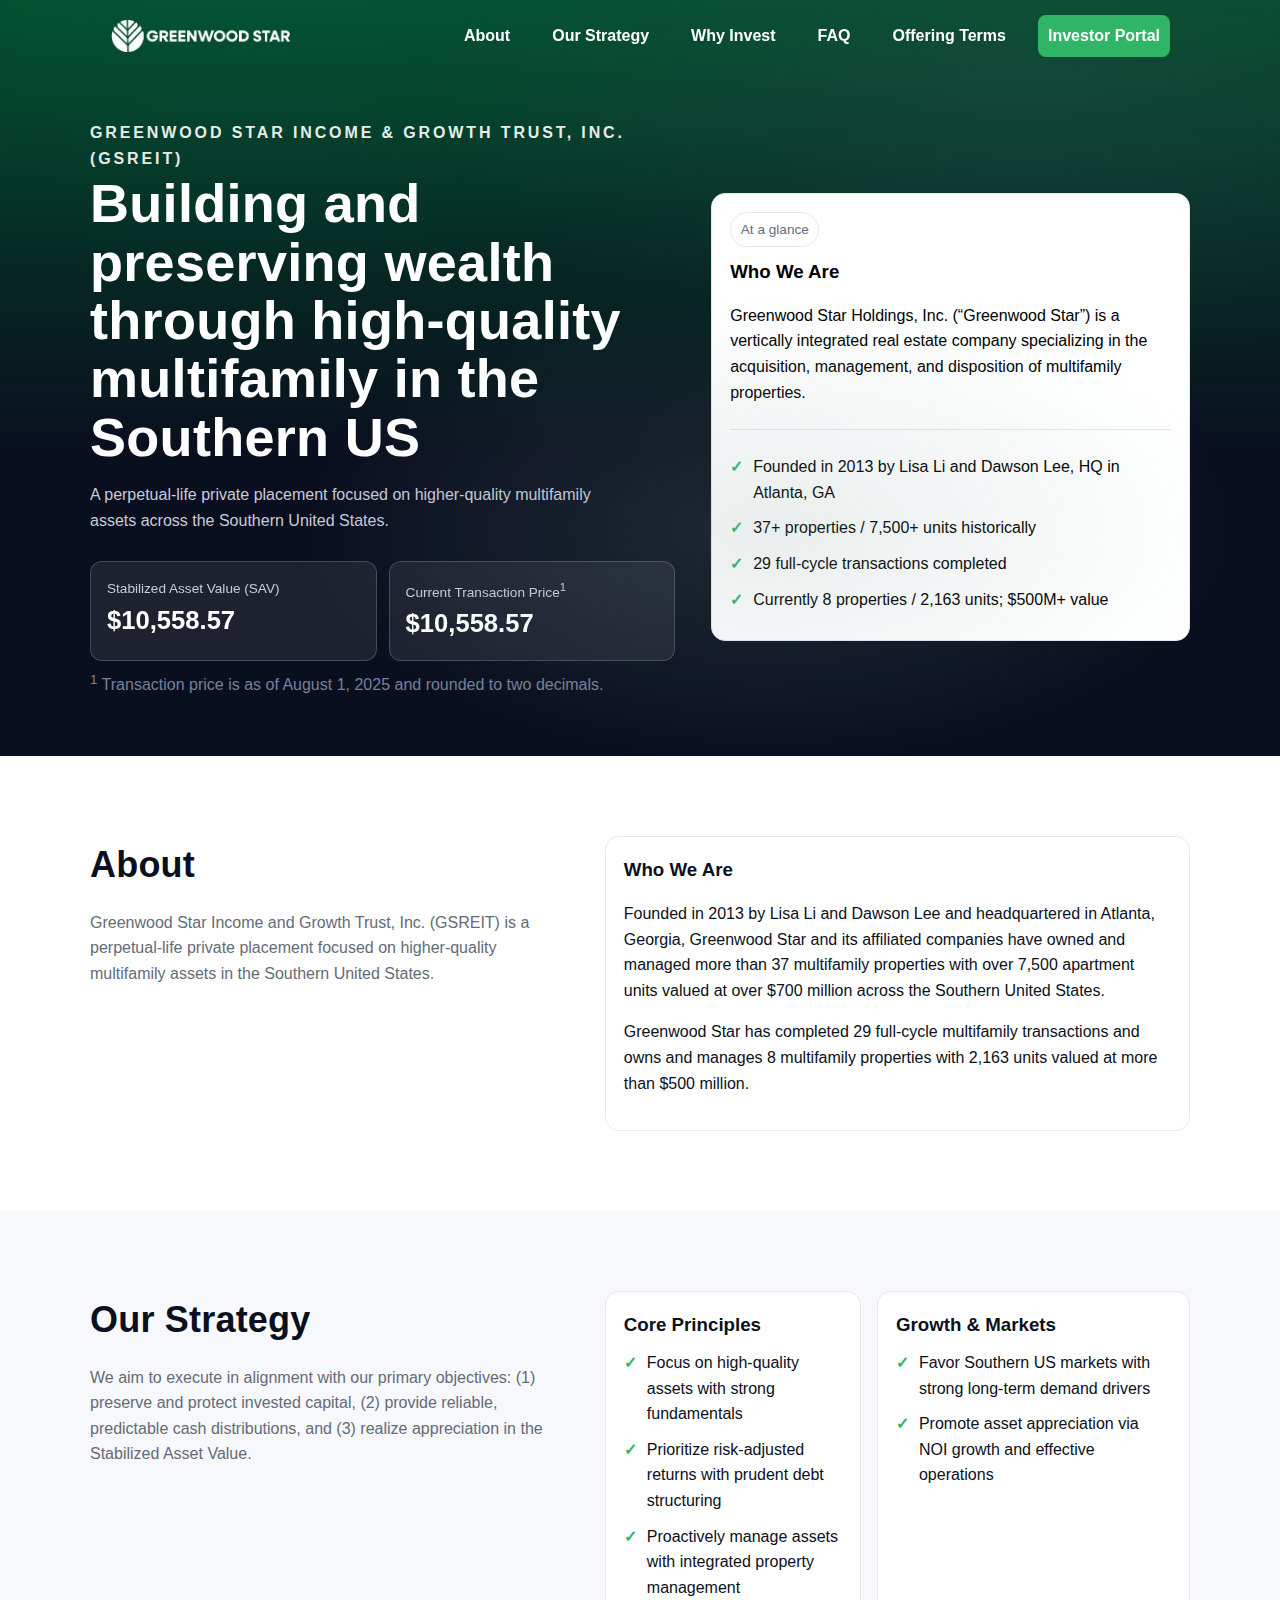
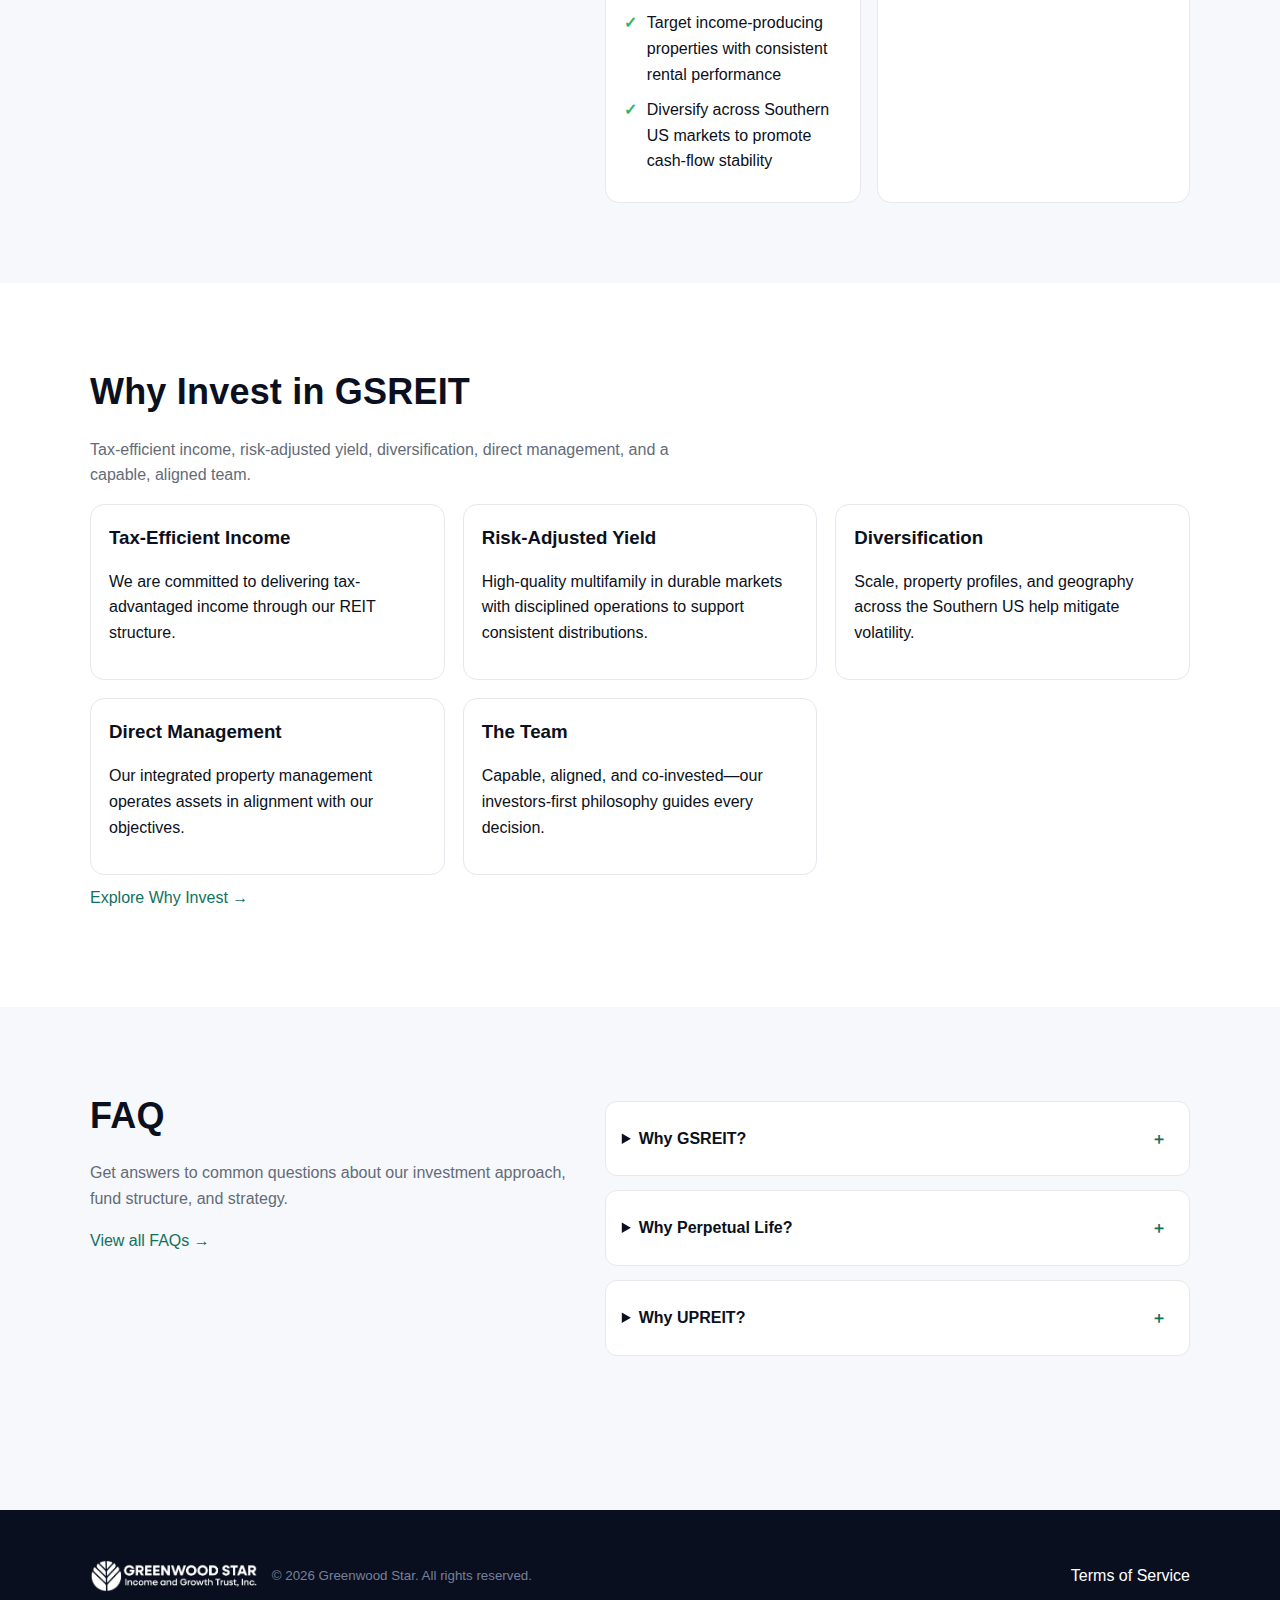
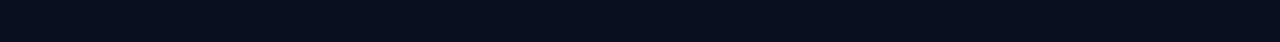
<file: index.html>
<!doctype html>
<html lang="en">
<head>
  <meta charset="utf-8">
  <meta name="viewport" content="width=device-width, initial-scale=1">
  <title>GSREIT — Greenwood Star Income & Growth Trust, Inc.</title>
  <meta name="description" content="Building and preserving wealth through high-quality multifamily in the Southern US.">
  <link rel="stylesheet" href="assets/styles.css">
</head>
<body>
  <nav class="nav">
    <div class="container nav-inner">
      <a class="brand" href="index.html" aria-label="GSREIT Home">
        <img id="brandLogo" class="brand-img" src="assets/logo-reversed.png" alt="Greenwood Star logo">
      </a>
      <div class="nav-links" role="navigation" aria-label="Primary">
        <a href="#about">About</a>
        <a href="#strategy">Our Strategy</a>
        <a href="why-invest.html">Why Invest</a>
        <a href="faq.html">FAQ</a>
        <a href="offering-terms.html">Offering Terms</a>
        <a class="nav-cta" href="https://81244green.investorcafe.app" target="_blank" rel="noopener noreferrer" aria-label="Investor Portal">Investor Portal</a>
      </div>
    </div>
  </nav>

  <header class="hero">
    <div class="container">
      <div>
        <div class="kicker">Greenwood Star Income & Growth Trust, Inc. (GSREIT)</div>
        <h1 class="display">Building and preserving wealth through high-quality multifamily in the Southern US</h1>
        <p class="subhead">A perpetual-life private placement focused on higher-quality multifamily assets across the Southern United States.</p>

        <div class="hero-card">
          <div class="stat">
            <div class="label">Stabilized Asset Value (SAV)</div>
            <div class="value" data-sav>$10,558.57</div>
          </div>
          <div class="stat">
            <div class="label">Current Transaction Price<sup>1</sup></div>
            <div class="value" data-price>$10,558.57</div>
          </div>
        </div>
        <p class="footnote" style="margin-top:8px"><sup>1</sup> Transaction price is as of August 1, 2025 and rounded to two decimals.</p>
      </div>

      <div>
        <div class="card" style="color:black">
          <span class="tag">At a glance</span>
          <h3 style="margin:10px 0 6px">Who We Are</h3>
          <p>Greenwood Star Holdings, Inc. (“Greenwood Star”) is a vertically integrated real estate company specializing in the acquisition, management, and disposition of multifamily properties.</p>
          <hr class="sep">
          <ul class="check">
            <li>Founded in 2013 by Lisa Li and Dawson Lee, HQ in Atlanta, GA</li>
            <li>37+ properties / 7,500+ units historically</li>
            <li>29 full-cycle transactions completed</li>
            <li>Currently 8 properties / 2,163 units; $500M+ value</li>
          </ul>
        </div>
      </div>
    </div>
  </header>

  <main>
    <section id="about" class="section alt">
      <div class="container grid-2">
        <div>
          <h2 class="h2">About</h2>
          <p class="lead">Greenwood Star Income and Growth Trust, Inc. (GSREIT) is a perpetual-life private placement focused on higher-quality multifamily assets in the Southern United States.</p>
        </div>
        <div class="card">
          <h3 style="margin:0 0 10px">Who We Are</h3>
          <p>Founded in 2013 by Lisa Li and Dawson Lee and headquartered in Atlanta, Georgia, Greenwood Star and its affiliated companies have owned and managed more than 37 multifamily properties with over 7,500 apartment units valued at over $700 million across the Southern United States.</p>
          <p>Greenwood Star has completed 29 full-cycle multifamily transactions and owns and manages 8 multifamily properties with 2,163 units valued at more than $500 million.</p>
        </div>
      </div>
    </section>

    <section id="strategy" class="section">
      <div class="container grid-2">
        <div>
          <h2 class="h2">Our Strategy</h2>
          <p class="lead">We aim to execute in alignment with our primary objectives: (1) preserve and protect invested capital, (2) provide reliable, predictable cash distributions, and (3) realize appreciation in the Stabilized Asset Value.</p>
        </div>
        <div class="grid-2" style="gap:16px">
          <div class="card">
            <h3>Core Principles</h3>
            <ul class="check">
              <li>Focus on high-quality assets with strong fundamentals</li>
              <li>Prioritize risk-adjusted returns with prudent debt structuring</li>
              <li>Proactively manage assets with integrated property management</li>
              <li>Target income-producing properties with consistent rental performance</li>
              <li>Diversify across Southern US markets to promote cash-flow stability</li>
            </ul>
          </div>
          <div class="card">
            <h3>Growth & Markets</h3>
            <ul class="check">
              <li>Favor Southern US markets with strong long-term demand drivers</li>
              <li>Promote asset appreciation via NOI growth and effective operations</li>
            </ul>
          </div>
        </div>
      </div>
    </section>

    <section class="section alt">
      <div class="container">
        <h2 class="h2">Why Invest in GSREIT</h2>
        <p class="lead">Tax-efficient income, risk-adjusted yield, diversification, direct management, and a capable, aligned team.</p>
        <div class="grid-3" style="margin-top:16px">
          <div class="card"><h3>Tax-Efficient Income</h3><p>We are committed to delivering tax-advantaged income through our REIT structure.</p></div>
          <div class="card"><h3>Risk-Adjusted Yield</h3><p>High-quality multifamily in durable markets with disciplined operations to support consistent distributions.</p></div>
          <div class="card"><h3>Diversification</h3><p>Scale, property profiles, and geography across the Southern US help mitigate volatility.</p></div>
          <div class="card"><h3>Direct Management</h3><p>Our integrated property management operates assets in alignment with our objectives.</p></div>
          <div class="card"><h3>The Team</h3><p>Capable, aligned, and co-invested—our investors-first philosophy guides every decision.</p></div>
        </div>
        <p style="margin-top:10px"><a href="why-invest.html">Explore Why Invest →</a></p>
      </div>
    </section>

    <section class="section">
      <div class="container grid-2">
        <div>
          <h2 class="h2">FAQ</h2>
          <p class="lead">Get answers to common questions about our investment approach, fund structure, and strategy.</p>
          <p><a href="faq.html">View all FAQs →</a></p>
        </div>
        <div>
          <details class="faq-item">
            <summary>Why GSREIT?</summary>
            <p>We have successfully owned and managed more than 37 multifamily properties with over 7,500 units in the Southern U.S., guided by superior processes, relationships, and an investors-first philosophy.</p>
          </details>
          <details class="faq-item">
            <summary>Why Perpetual Life?</summary>
            <p>Alignment with long-term wealth planning: steady distributions, tax efficiency, and ongoing portfolio growth without a forced liquidation timeline.</p>
          </details>
          <details class="faq-item">
            <summary>Why UPREIT?</summary>
            <p>Tax-deferred contributions for property owners via OP units, potential liquidity via share repurchase, access to professional management, and estate-planning benefits.</p>
          </details>
        </div>
      </div>
    </section>
  </main>

  <footer>
    <div class="container" style="display:grid; grid-template-columns: 1fr auto; gap:20px; align-items:center">
      <div style="display:flex; align-items:center; gap:14px">
        <img class="brand-img" src="assets/logo-foot.png" alt="Greenwood Star logo">
        <small>© <span id="year"></span> Greenwood Star. All rights reserved.</small>
      </div>
      <div style="text-align:right">
        <a href="tos.html">Terms of Service</a>
      </div>
    </div>
  </footer>

  <script src="assets/script.js"></script>
</body>
</html>
</file>
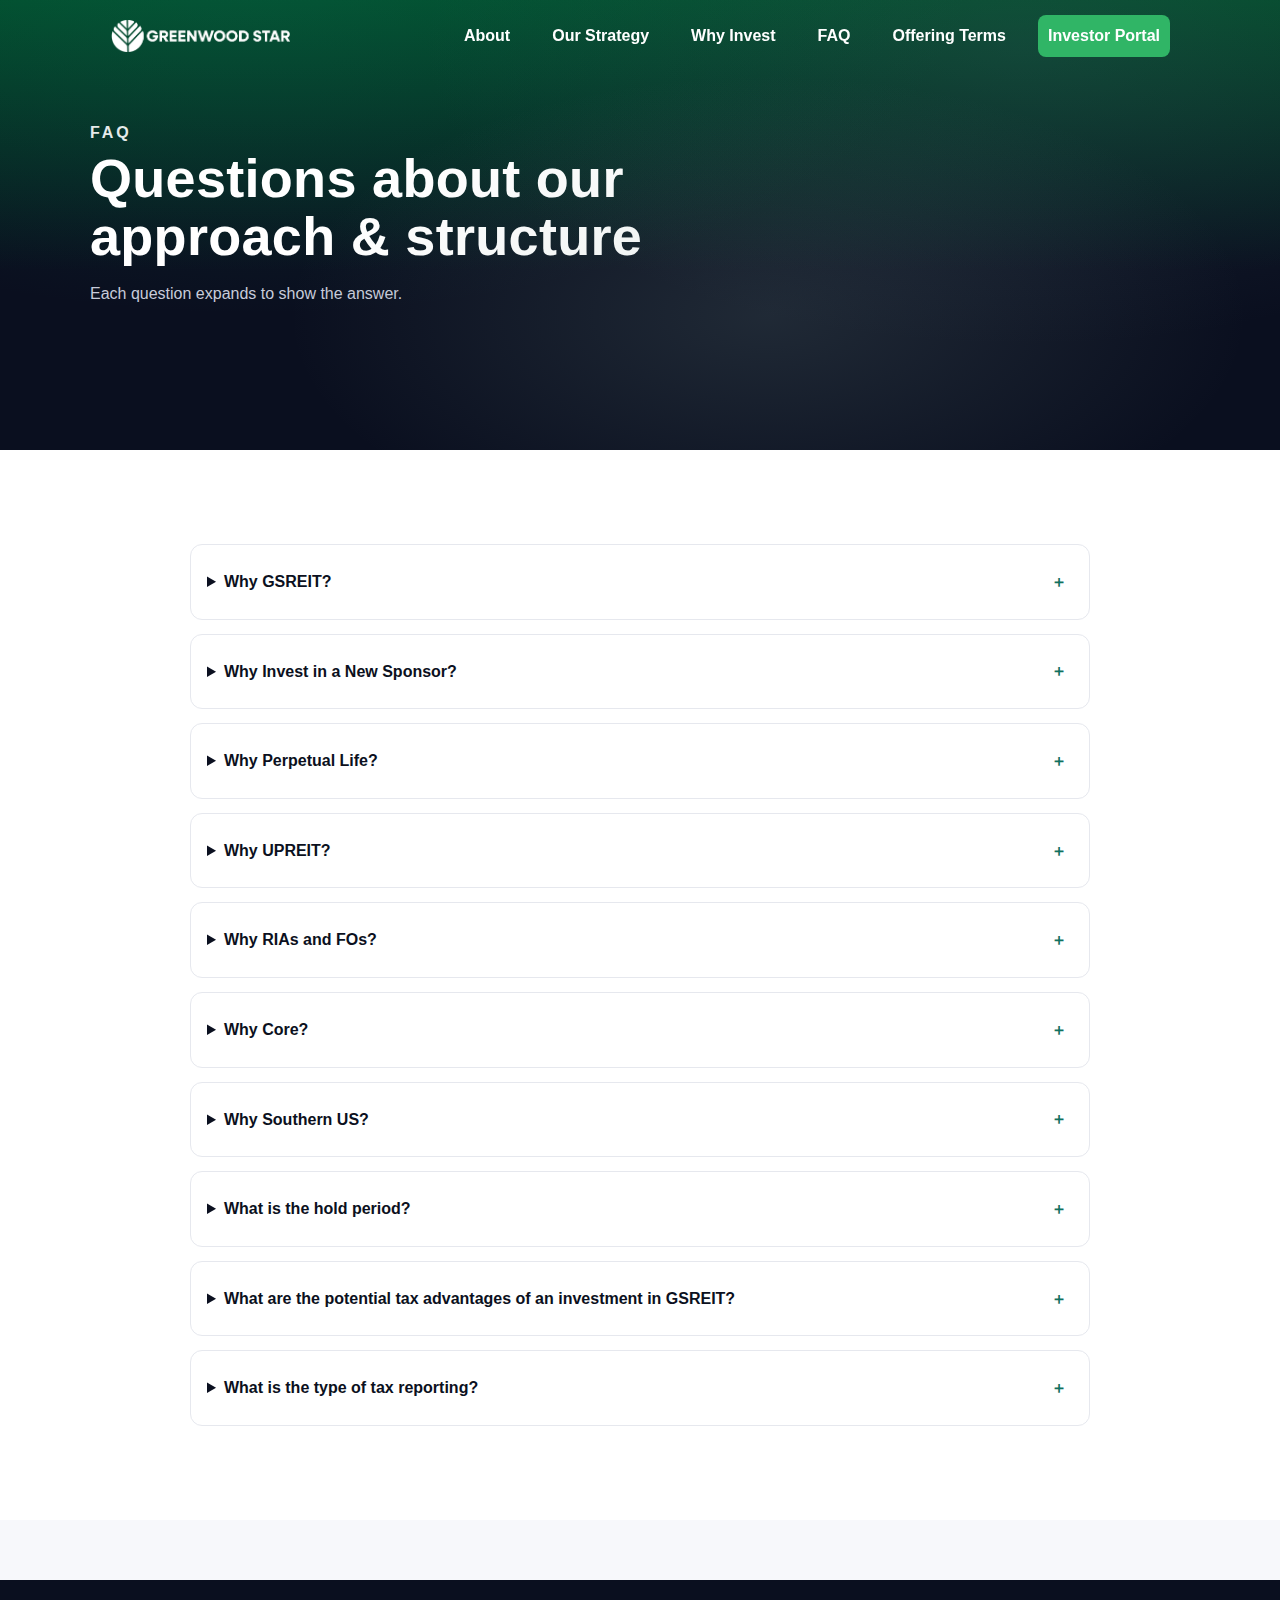
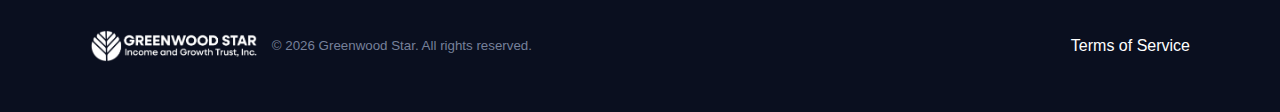
<file: faq.html>
<!doctype html>
<html lang="en">
<head>
  <meta charset="utf-8">
  <meta name="viewport" content="width=device-width, initial-scale=1">
  <title>FAQ — GSREIT</title>
  <meta name="description" content="Frequently asked questions for GSREIT.">
  <link rel="stylesheet" href="assets/styles.css">
</head>
<body>
  <nav class="nav">
    <div class="container nav-inner">
      <a class="brand" href="index.html" aria-label="GSREIT Home">
        <img id="brandLogo" class="brand-img" src="assets/logo-reversed.png" alt="Greenwood Star logo">
      </a>
      <div class="nav-links" role="navigation" aria-label="Primary">
        <a href="index.html#about">About</a>
        <a href="index.html#strategy">Our Strategy</a>
        <a href="why-invest.html">Why Invest</a>
        <a href="faq.html" aria-current="page">FAQ</a>
        <a href="offering-terms.html">Offering Terms</a>
        <a class="nav-cta" href="https://81244green.investorcafe.app" target="_blank" rel="noopener noreferrer" aria-label="Investor Portal">Investor Portal</a>
      </div>
    </div>
  </nav>

  <header class="hero" style="min-height:50vh">
    <div class="container">
      <div>
        <div class="kicker">FAQ</div>
        <h1 class="display">Questions about our approach & structure</h1>
        <p class="subhead">Each question expands to show the answer.</p>
      </div>
    </div>
  </header>

  <main class="section alt">
    <div class="container faq">

      <details class="faq-item"><summary>Why GSREIT?</summary>
        <p>We treat our responsibility to investors with utmost seriousness. We have owned and managed more than 37 properties with 7,500+ units valued in excess of $700 million across the Southern U.S., driven by superior processes, relationships, and doing the right thing at every step.</p>
        <p>Our 506(c) private placement opens access to RIAs, family offices, and accredited investors aligned with long-term wealth creation and preservation.</p>
      </details>

      <details class="faq-item"><summary>Why Invest in a New Sponsor?</summary>
        <p>Our team is deeply involved across acquisitions, asset & property management, and investor relations. We leverage technology, maintain disciplined workflows, and keep decision-making integrated for speed and quality. Principals invest alongside our investors.</p>
      </details>

      <details class="faq-item"><summary>Why Perpetual Life?</summary>
        <p>Alignment with long-term strategies—steady distributions, tax efficiency, and compounding via our DRIP—without a forced exit timeline. Continuous offering allows regular entry and planning; our SRP supports structured liquidity.</p>
      </details>

      <details class="faq-item"><summary>Why UPREIT?</summary>
        <p>Potential tax deferral for contributing property owners via OP units; potential liquidity via SRP; access to professional management and diversified exposure; estate planning benefits including potential step-up in basis.</p>
      </details>

      <details class="faq-item"><summary>Why RIAs and FOs?</summary>
        <p>Shared values around fiduciary duty, diligence, transparency, and relationship-based advising. We provide flexible structuring and direct access to decision-makers to support informed, long-term real-estate allocations.</p>
      </details>

      <details class="faq-item"><summary>Why Core?</summary>
        <p>Core real estate can pair income stability and capital preservation with long-term growth. We operate every asset ourselves to drive NOI and capture reliable income with upside potential without proportionately increasing risk.</p>
      </details>

      <details class="faq-item"><summary>Why Southern US?</summary>
        <p>Strong population and job growth, expanding and diverse economies, and a favorable regulatory environment support durable demand for rental housing. We leverage deep regional experience and infrastructure.</p>
      </details>

      <details class="faq-item"><summary>What is the hold period?</summary>
        <p>Typical hold per asset is 3–5 years to stabilize operations and enhance value; as a perpetual-life vehicle, we retain flexibility to hold longer or exit sooner as market conditions warrant.</p>
      </details>

      <details class="faq-item"><summary>What are the potential tax advantages of an investment in GSREIT?</summary>
        <p>Possible advantages include: (1) Qualified Business Income (Section 199A) deduction for qualifying REIT dividends (reported on Form 1099-DIV), (2) no self-employment tax on REIT dividends, (3) potential classification of dividends as Return of Capital, (4) passthrough taxation at the REIT level, (5) depreciation benefits that may support ROC, and (6) estate-planning step-up in basis.</p>
      </details>

      <details class="faq-item"><summary>What is the type of tax reporting?</summary>
        <p>Investors receive Form 1099-DIV, typically issued by January 31, with classifications for dividends (including Section 199A, capital gains, and ROC).</p>
      </details>

    </div>
  </main>

  <footer>
    <div class="container" style="display:grid; grid-template-columns: 1fr auto; gap:20px; align-items:center">
      <div style="display:flex; align-items:center; gap:14px">
        <img class="brand-img" src="assets/logo-foot.png" alt="Greenwood Star logo">
        <small>© <span id="year"></span> Greenwood Star. All rights reserved.</small>
      </div>
      <div style="text-align:right">
        <a href="tos.html">Terms of Service</a>
      </div>
    </div>
  </footer>

  <script src="assets/script.js"></script>
</body>
</html>
</file>
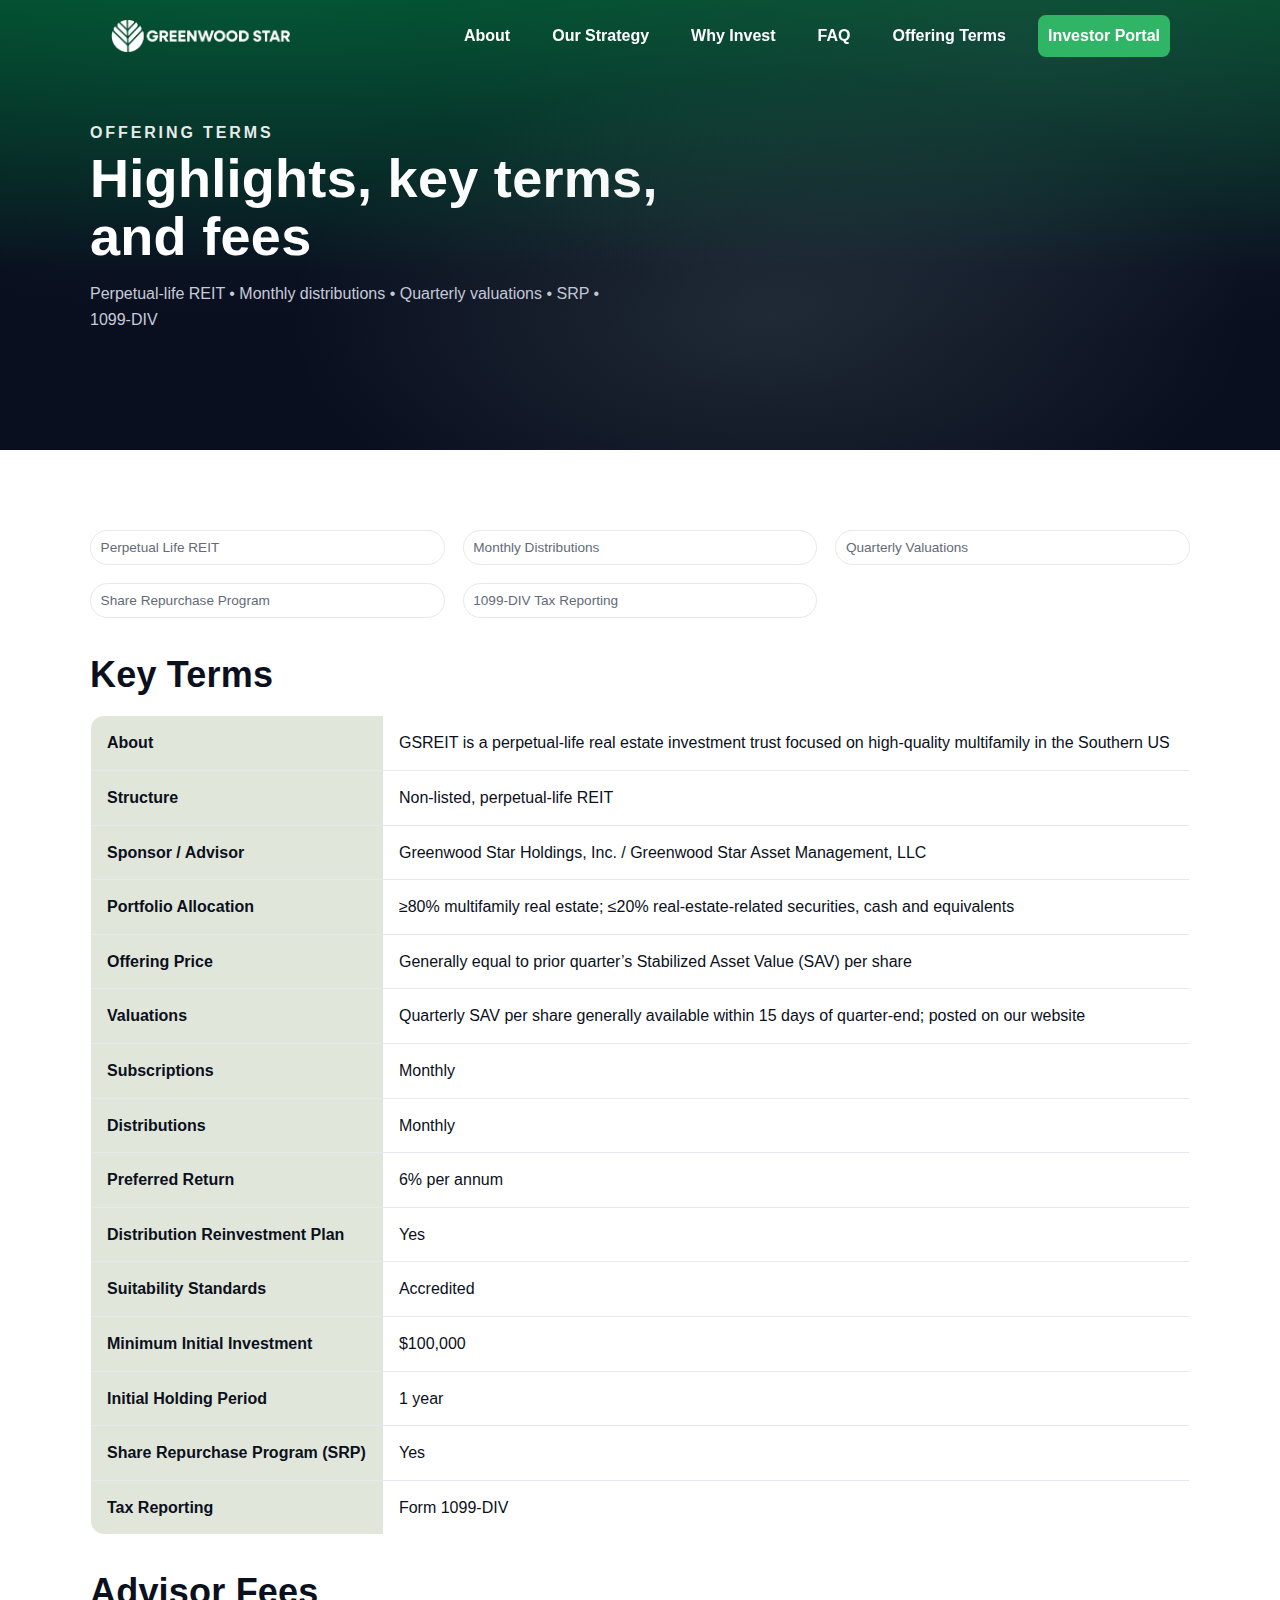
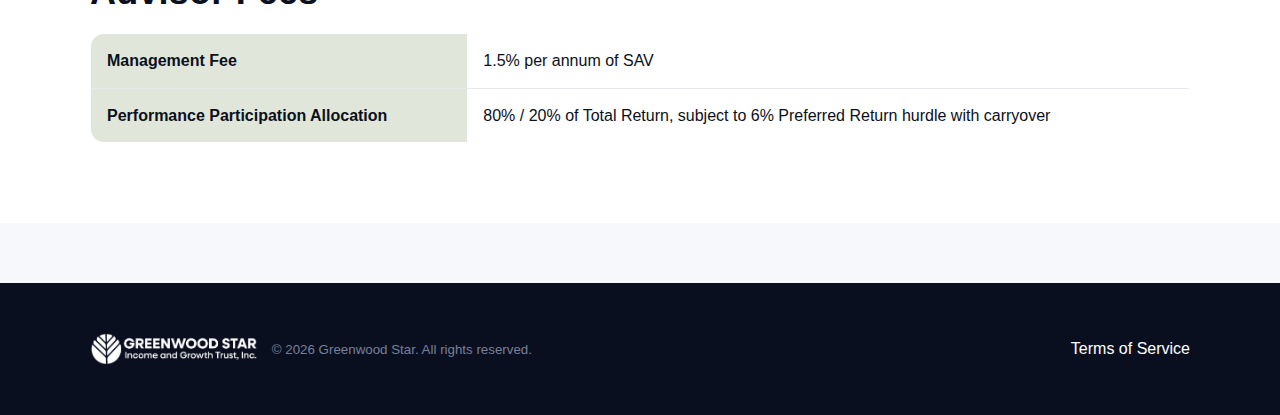
<file: offering-terms.html>
<!doctype html>
<html lang="en">
<head>
  <meta charset="utf-8">
  <meta name="viewport" content="width=device-width, initial-scale=1">
  <title>Offering Terms — GSREIT</title>
  <meta name="description" content="Offering highlights, key terms, and fees for GSREIT.">
  <link rel="stylesheet" href="assets/styles.css">
</head>
<body>
  <nav class="nav">
    <div class="container nav-inner">
      <a class="brand" href="index.html" aria-label="GSREIT Home">
        <img id="brandLogo" class="brand-img" src="assets/logo-reversed.png" alt="Greenwood Star logo">
      </a>
      <div class="nav-links" role="navigation" aria-label="Primary">
        <a href="index.html#about">About</a>
        <a href="index.html#strategy">Our Strategy</a>
        <a href="why-invest.html">Why Invest</a>
        <a href="faq.html">FAQ</a>
        <a href="offering-terms.html" aria-current="page">Offering Terms</a>
        <a class="nav-cta" href="https://81244green.investorcafe.app" target="_blank" rel="noopener noreferrer" aria-label="Investor Portal">Investor Portal</a>
      </div>
    </div>
  </nav>

  <header class="hero" style="min-height:50vh">
    <div class="container">
      <div>
        <div class="kicker">Offering Terms</div>
        <h1 class="display">Highlights, key terms, and fees</h1>
        <p class="subhead">Perpetual-life REIT • Monthly distributions • Quarterly valuations • SRP • 1099-DIV</p>
      </div>
    </div>
  </header>

  <main class="section alt">
    <div class="container">

      <div class="grid-3">
        <span class="tag">Perpetual Life REIT</span>
        <span class="tag">Monthly Distributions</span>
        <span class="tag">Quarterly Valuations</span>
        <span class="tag">Share Repurchase Program</span>
        <span class="tag">1099-DIV Tax Reporting</span>
      </div>

      <h2 class="h2" style="margin-top:28px">Key Terms</h2>
      <table class="table">
        <tbody>
          <tr><th>About</th><td>GSREIT is a perpetual-life real estate investment trust focused on high-quality multifamily in the Southern US</td></tr>
          <tr><th>Structure</th><td>Non-listed, perpetual-life REIT</td></tr>
          <tr><th>Sponsor / Advisor</th><td>Greenwood Star Holdings, Inc. / Greenwood Star Asset Management, LLC</td></tr>
          <tr><th>Portfolio Allocation</th><td>≥80% multifamily real estate; ≤20% real-estate-related securities, cash and equivalents</td></tr>
          <tr><th>Offering Price</th><td>Generally equal to prior quarter’s Stabilized Asset Value (SAV) per share</td></tr>
          <tr><th>Valuations</th><td>Quarterly SAV per share generally available within 15 days of quarter-end; posted on our website</td></tr>
          <tr><th>Subscriptions</th><td>Monthly</td></tr>
          <tr><th>Distributions</th><td>Monthly</td></tr>
          <tr><th>Preferred Return</th><td>6% per annum</td></tr>
          <tr><th>Distribution Reinvestment Plan</th><td>Yes</td></tr>
          <tr><th>Suitability Standards</th><td>Accredited</td></tr>
          <tr><th>Minimum Initial Investment</th><td>$100,000</td></tr>
          <tr><th>Initial Holding Period</th><td>1 year</td></tr>
          <tr><th>Share Repurchase Program (SRP)</th><td>Yes</td></tr>
          <tr><th>Tax Reporting</th><td>Form 1099-DIV</td></tr>
        </tbody>
      </table>

      <h2 class="h2" style="margin-top:28px">Advisor Fees</h2>
      <table class="table">
        <tbody>
          <tr><th>Management Fee</th><td>1.5% per annum of SAV</td></tr>
          <tr><th>Performance Participation Allocation</th><td>80% / 20% of Total Return, subject to 6% Preferred Return hurdle with carryover</td></tr>
        </tbody>
      </table>

    </div>
  </main>

  <footer>
    <div class="container" style="display:grid; grid-template-columns: 1fr auto; gap:20px; align-items:center">
      <div style="display:flex; align-items:center; gap:14px">
        <img class="brand-img" src="assets/logo-foot.png" alt="Greenwood Star logo">
        <small>© <span id="year"></span> Greenwood Star. All rights reserved.</small>
      </div>
      <div style="text-align:right">
        <a href="tos.html">Terms of Service</a>
      </div>
    </div>
  </footer>

  <script src="assets/script.js"></script>
</body>
</html>
</file>
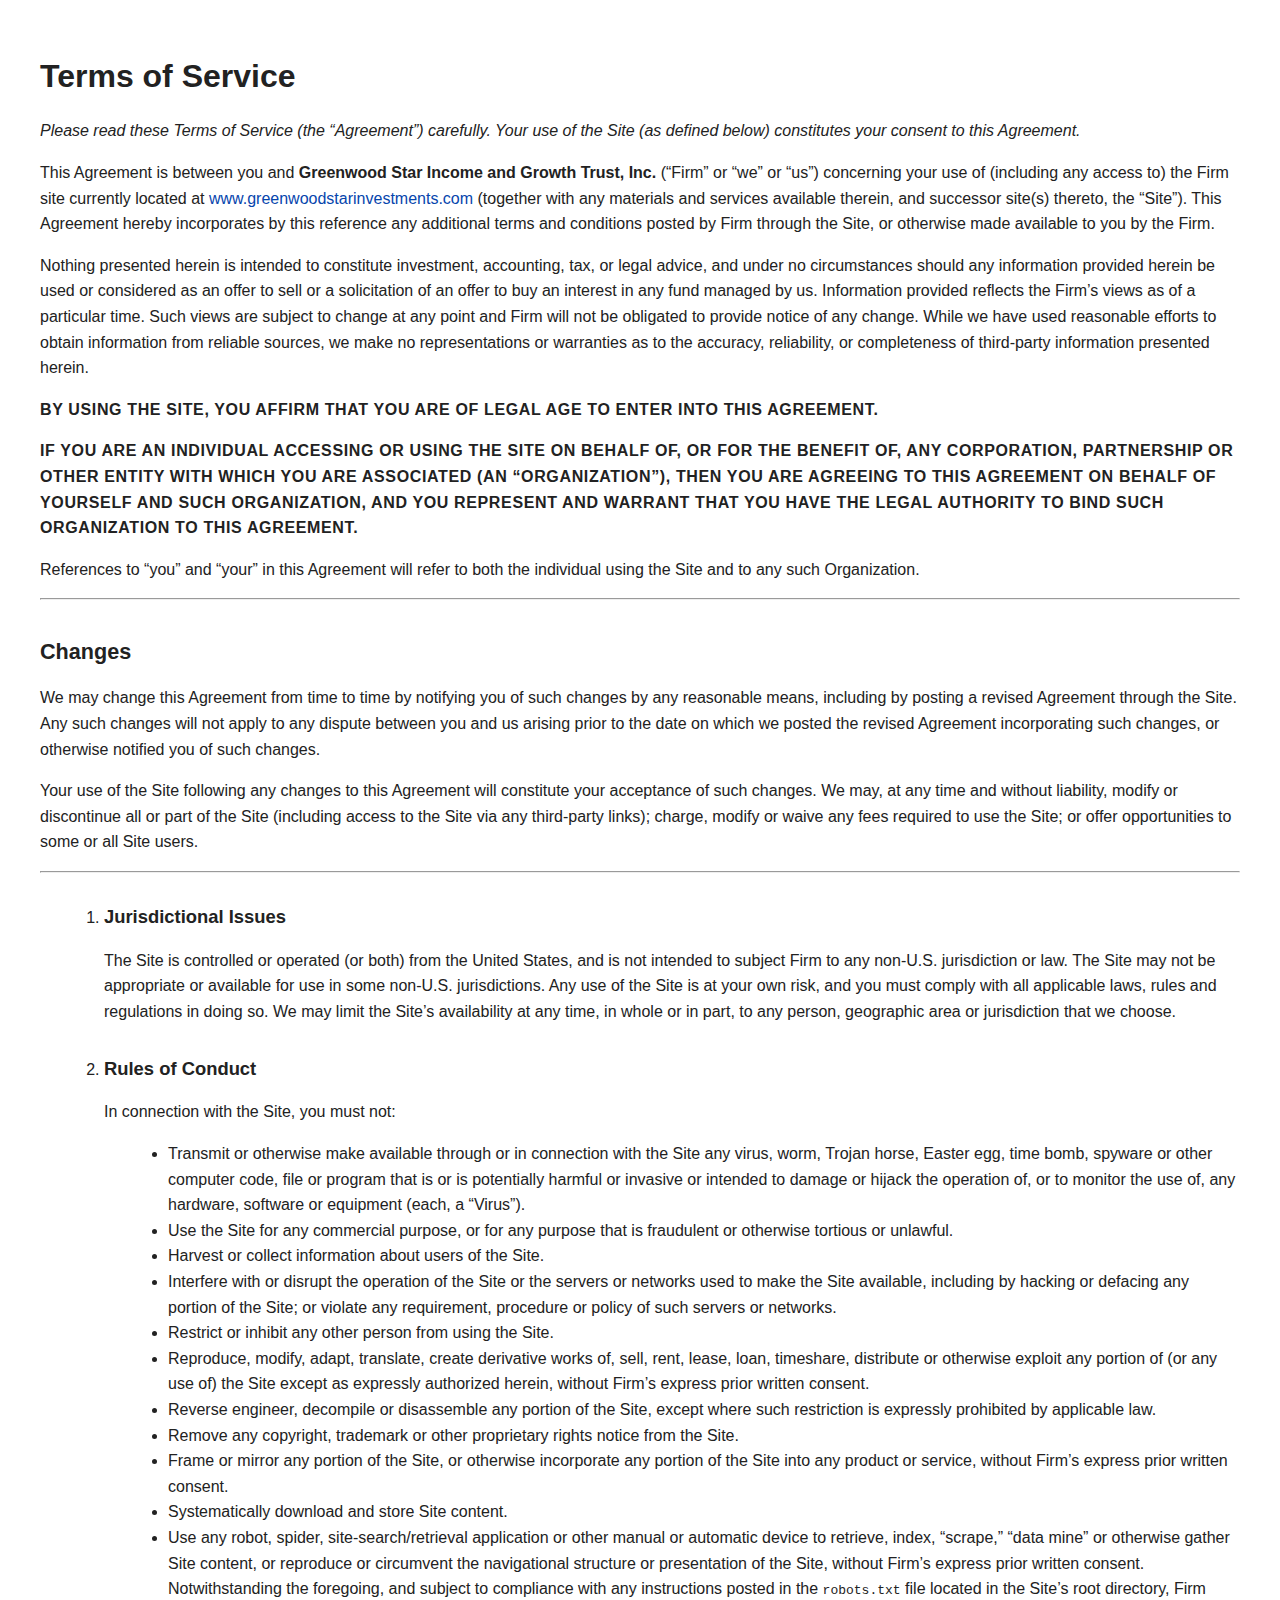
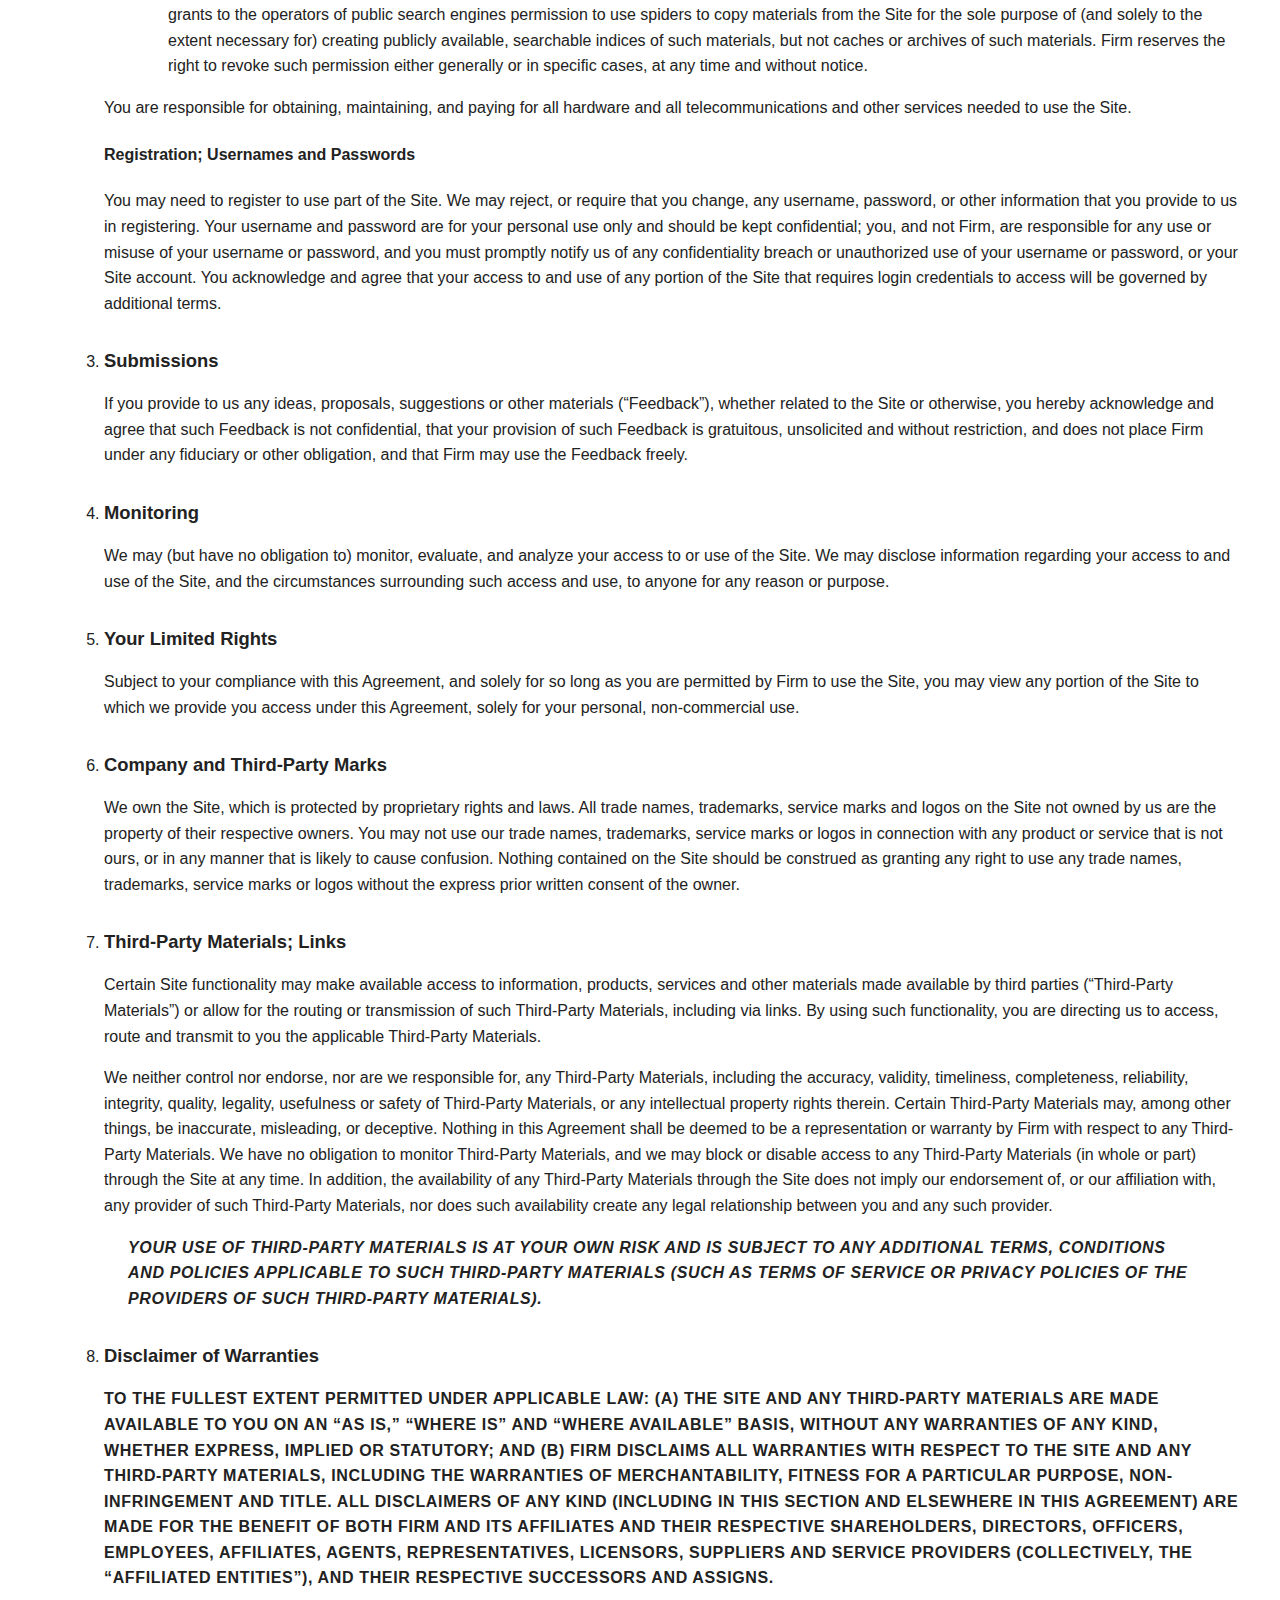
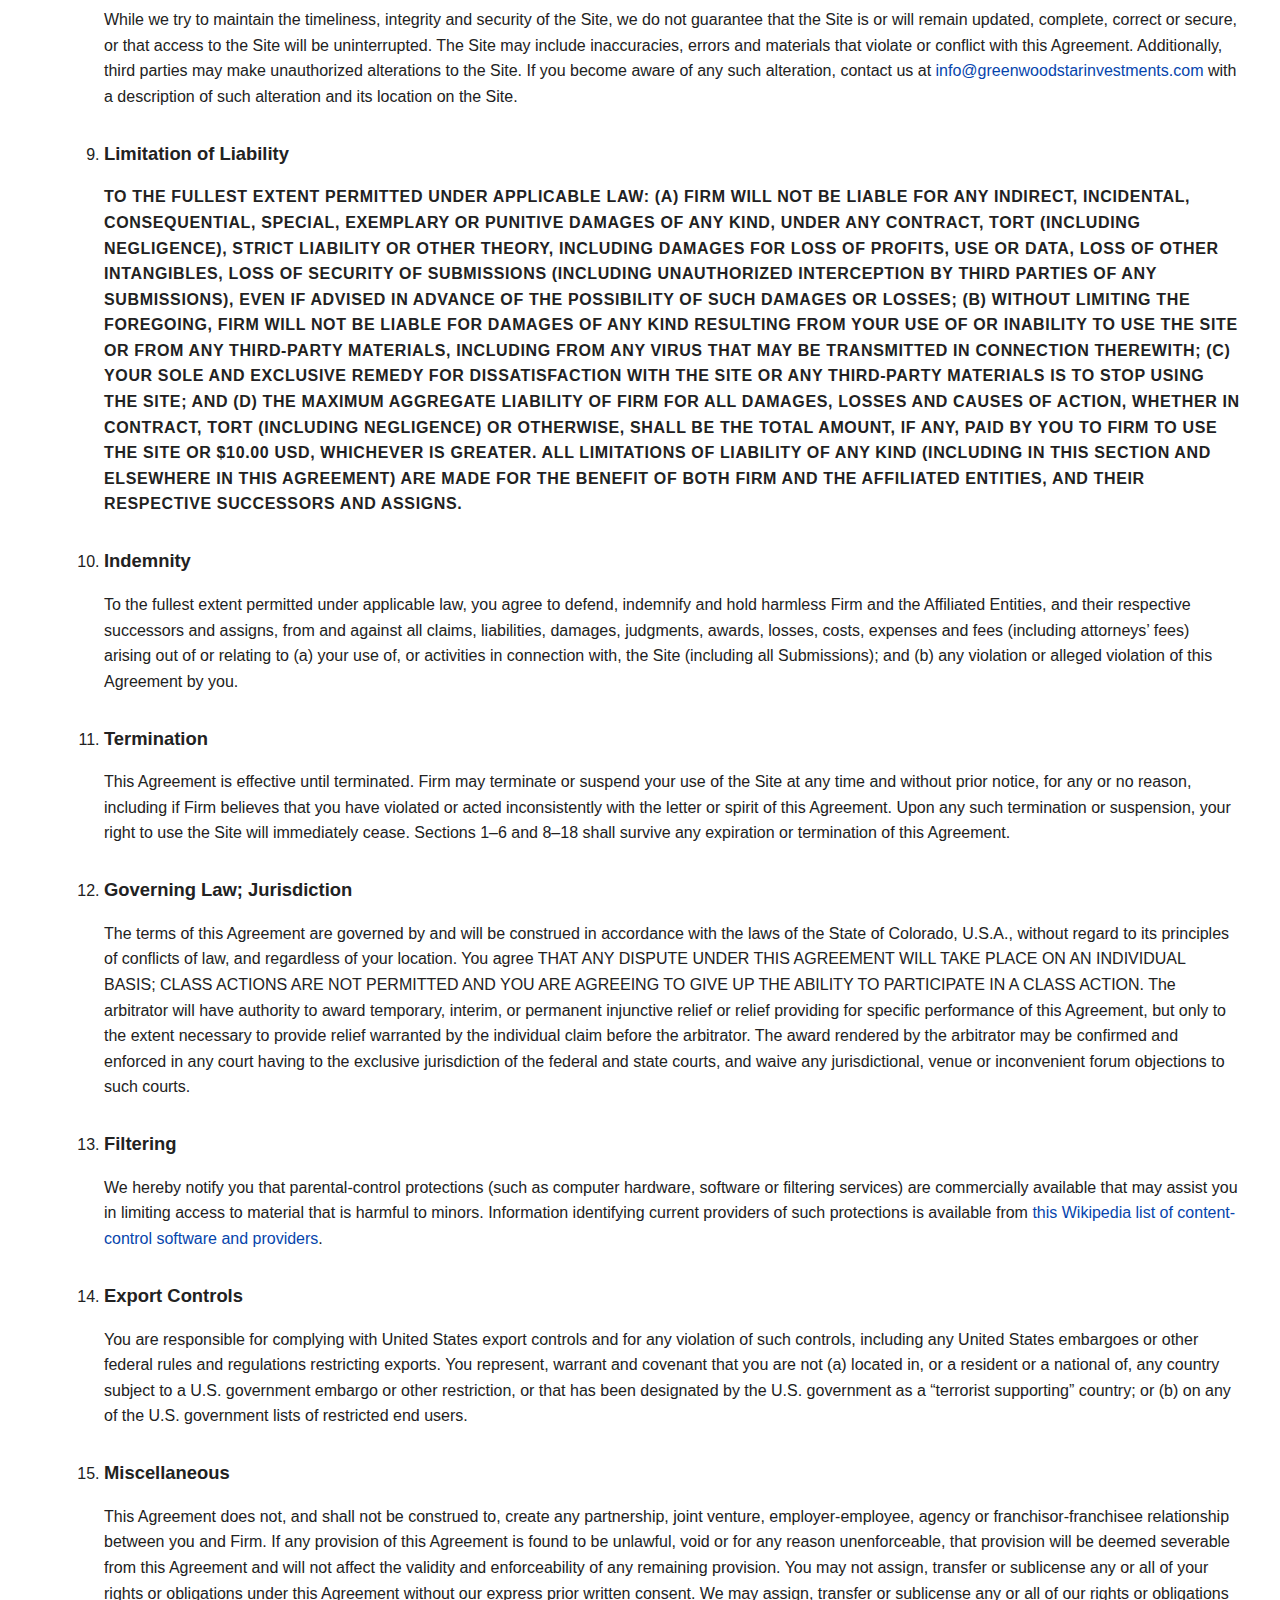
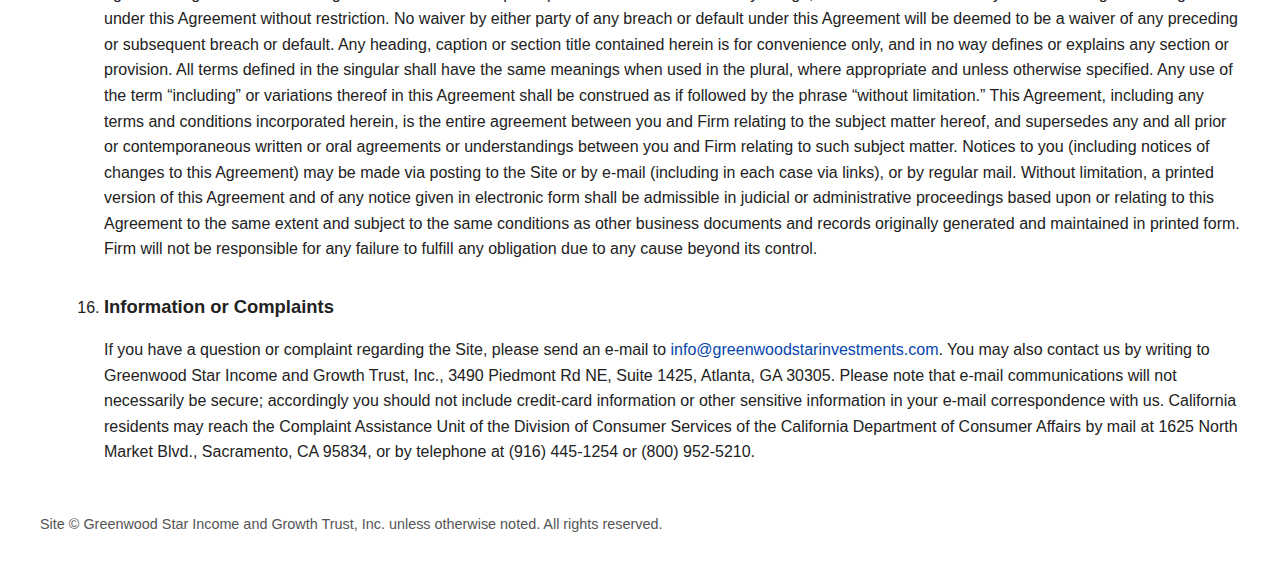
<file: tos.html>
<!DOCTYPE html>
<html lang="en">
<head>
<meta charset="utf-8">
<title>Greenwood Star – Website Terms of Service (2024)</title>

<!-- Quick, lightweight styling so it’s readable out of the box.
     Tweak or replace as you like. -->
<style>
    :root { --fg:#222; --link:#0645ad; }
    * { box-sizing:border-box; }
    body{font-family:Arial,Helvetica,sans-serif;margin:2.5rem;line-height:1.6;color:var(--fg);}
    h1,h2,h3{margin:1.6em 0 .5em;font-weight:700}
    h1{font-size:2rem}
    h2{font-size:1.35rem}
    h3{font-size:1.15rem}
    a{color:var(--link);text-decoration:none}
    a:hover{text-decoration:underline}
    ol,ul{margin-left:1.5em}
    ol{list-style:decimal}
    ul{list-style:disc}
    blockquote{margin-left:1.5em;font-style:italic}
    .caps{font-variant:small-caps;font-weight:700;letter-spacing:.04em}
    footer{margin-top:3rem;font-size:.9em;color:#555}
</style>
</head>

<body>
<h1>Terms of Service</h1>

<p><em>Please read these Terms of Service (the “Agreement”) carefully. Your use of the Site (as defined below) constitutes your consent to this Agreement.</em></p>

<p>This Agreement is between you and <strong>Greenwood Star Income and Growth Trust, Inc.</strong> (“Firm” or “we” or “us”) concerning your use of (including any access to) the Firm site currently located at
<a href="https://www.greenwoodstarinvestments.com">www.greenwoodstarinvestments.com</a> (together with any materials and services available therein, and successor site(s) thereto, the “Site”). This Agreement hereby incorporates by this reference any additional terms and conditions posted by Firm through the Site, or otherwise made available to you by the Firm.</p>

<p>Nothing presented herein is intended to constitute investment, accounting, tax, or legal advice, and under no circumstances should any information provided herein be used or considered as an offer to sell or a solicitation of an offer to buy an interest in any fund managed by us. Information provided reflects the Firm’s views as of a particular time. Such views are subject to change at any point and Firm will not be obligated to provide notice of any change. While we have used reasonable efforts to obtain information from reliable sources, we make no representations or warranties as to the accuracy, reliability, or completeness of third-party information presented herein.</p>

<p class="caps">BY USING THE SITE, YOU AFFIRM THAT YOU ARE OF LEGAL AGE TO ENTER INTO THIS AGREEMENT.</p>

<p class="caps">IF YOU ARE AN INDIVIDUAL ACCESSING OR USING THE SITE ON BEHALF OF, OR FOR THE BENEFIT OF, ANY CORPORATION, PARTNERSHIP OR OTHER ENTITY WITH WHICH YOU ARE ASSOCIATED (AN “ORGANIZATION”), THEN YOU ARE AGREEING TO THIS AGREEMENT ON BEHALF OF YOURSELF AND SUCH ORGANIZATION, AND YOU REPRESENT AND WARRANT THAT YOU HAVE THE LEGAL AUTHORITY TO BIND SUCH ORGANIZATION TO THIS AGREEMENT.</p>

<p>References to “you” and “your” in this Agreement will refer to both the individual using the Site and to any such Organization.</p>

<hr>

<h2>Changes</h2>
<p>We may change this Agreement from time to time by notifying you of such changes by any reasonable means, including by posting a revised Agreement through the Site. Any such changes will not apply to any dispute between you and us arising prior to the date on which we posted the revised Agreement incorporating such changes, or otherwise notified you of such changes.</p>

<p>Your use of the Site following any changes to this Agreement will constitute your acceptance of such changes. We may, at any time and without liability, modify or discontinue all or part of the Site (including access to the Site via any third-party links); charge, modify or waive any fees required to use the Site; or offer opportunities to some or all Site users.</p>

<hr>

<ol>
<li>
<h3>Jurisdictional Issues</h3>
<p>The Site is controlled or operated (or both) from the United States, and is not intended to subject Firm to any non-U.S. jurisdiction or law. The Site may not be appropriate or available for use in some non-U.S. jurisdictions. Any use of the Site is at your own risk, and you must comply with all applicable laws, rules and regulations in doing so. We may limit the Site’s availability at any time, in whole or in part, to any person, geographic area or jurisdiction that we choose.</p>
</li>

<li>
<h3>Rules of Conduct</h3>
<p>In connection with the Site, you must not:</p>
<ul>
<li>Transmit or otherwise make available through or in connection with the Site any virus, worm, Trojan horse, Easter egg, time bomb, spyware or other computer code, file or program that is or is potentially harmful or invasive or intended to damage or hijack the operation of, or to monitor the use of, any hardware, software or equipment (each, a “Virus”).</li>
<li>Use the Site for any commercial purpose, or for any purpose that is fraudulent or otherwise tortious or unlawful.</li>
<li>Harvest or collect information about users of the Site.</li>
<li>Interfere with or disrupt the operation of the Site or the servers or networks used to make the Site available, including by hacking or defacing any portion of the Site; or violate any requirement, procedure or policy of such servers or networks.</li>
<li>Restrict or inhibit any other person from using the Site.</li>
<li>Reproduce, modify, adapt, translate, create derivative works of, sell, rent, lease, loan, timeshare, distribute or otherwise exploit any portion of (or any use of) the Site except as expressly authorized herein, without Firm’s express prior written consent.</li>
<li>Reverse engineer, decompile or disassemble any portion of the Site, except where such restriction is expressly prohibited by applicable law.</li>
<li>Remove any copyright, trademark or other proprietary rights notice from the Site.</li>
<li>Frame or mirror any portion of the Site, or otherwise incorporate any portion of the Site into any product or service, without Firm’s express prior written consent.</li>
<li>Systematically download and store Site content.</li>
<li>Use any robot, spider, site-search/retrieval application or other manual or automatic device to retrieve, index, “scrape,” “data mine” or otherwise gather Site content, or reproduce or circumvent the navigational structure or presentation of the Site, without Firm’s express prior written consent.<br>
Notwithstanding the foregoing, and subject to compliance with any instructions posted in the <code>robots.txt</code> file located in the Site’s root directory, Firm grants to the operators of public search engines permission to use spiders to copy materials from the Site for the sole purpose of (and solely to the extent necessary for) creating publicly available, searchable indices of such materials, but not caches or archives of such materials. Firm reserves the right to revoke such permission either generally or in specific cases, at any time and without notice.</li>
</ul>
<p>You are responsible for obtaining, maintaining, and paying for all hardware and all telecommunications and other services needed to use the Site.</p>

<h4>Registration; Usernames and Passwords</h4>
<p>You may need to register to use part of the Site. We may reject, or require that you change, any username, password, or other information that you provide to us in registering. Your username and password are for your personal use only and should be kept confidential; you, and not Firm, are responsible for any use or misuse of your username or password, and you must promptly notify us of any confidentiality breach or unauthorized use of your username or password, or your Site account. You acknowledge and agree that your access to and use of any portion of the Site that requires login credentials to access will be governed by additional terms.</p>
</li>

<li>
<h3>Submissions</h3>
<p>If you provide to us any ideas, proposals, suggestions or other materials (“Feedback”), whether related to the Site or otherwise, you hereby acknowledge and agree that such Feedback is not confidential, that your provision of such Feedback is gratuitous, unsolicited and without restriction, and does not place Firm under any fiduciary or other obligation, and that Firm may use the Feedback freely.</p>
</li>

<li>
<h3>Monitoring</h3>
<p>We may (but have no obligation to) monitor, evaluate, and analyze your access to or use of the Site. We may disclose information regarding your access to and use of the Site, and the circumstances surrounding such access and use, to anyone for any reason or purpose.</p>
</li>

<li>
<h3>Your Limited Rights</h3>
<p>Subject to your compliance with this Agreement, and solely for so long as you are permitted by Firm to use the Site, you may view any portion of the Site to which we provide you access under this Agreement, solely for your personal, non-commercial use.</p>
</li>

<li>
<h3>Company and Third-Party Marks</h3>
<p>We own the Site, which is protected by proprietary rights and laws. All trade names, trademarks, service marks and logos on the Site not owned by us are the property of their respective owners. You may not use our trade names, trademarks, service marks or logos in connection with any product or service that is not ours, or in any manner that is likely to cause confusion. Nothing contained on the Site should be construed as granting any right to use any trade names, trademarks, service marks or logos without the express prior written consent of the owner.</p>
</li>

<li>
<h3>Third-Party Materials; Links</h3>
<p>Certain Site functionality may make available access to information, products, services and other materials made available by third parties (“Third-Party Materials”) or allow for the routing or transmission of such Third-Party Materials, including via links. By using such functionality, you are directing us to access, route and transmit to you the applicable Third-Party Materials.</p>

<p>We neither control nor endorse, nor are we responsible for, any Third-Party Materials, including the accuracy, validity, timeliness, completeness, reliability, integrity, quality, legality, usefulness or safety of Third-Party Materials, or any intellectual property rights therein. Certain Third-Party Materials may, among other things, be inaccurate, misleading, or deceptive. Nothing in this Agreement shall be deemed to be a representation or warranty by Firm with respect to any Third-Party Materials. We have no obligation to monitor Third-Party Materials, and we may block or disable access to any Third-Party Materials (in whole or part) through the Site at any time. In addition, the availability of any Third-Party Materials through the Site does not imply our endorsement of, or our affiliation with, any provider of such Third-Party Materials, nor does such availability create any legal relationship between you and any such provider.</p>

<blockquote class="caps">YOUR USE OF THIRD-PARTY MATERIALS IS AT YOUR OWN RISK AND IS SUBJECT TO ANY ADDITIONAL TERMS, CONDITIONS AND POLICIES APPLICABLE TO SUCH THIRD-PARTY MATERIALS (SUCH AS TERMS OF SERVICE OR PRIVACY POLICIES OF THE PROVIDERS OF SUCH THIRD-PARTY MATERIALS).</blockquote>
</li>

<li>
<h3>Disclaimer of Warranties</h3>
<p class="caps">TO THE FULLEST EXTENT PERMITTED UNDER APPLICABLE LAW: (A) THE SITE AND ANY THIRD-PARTY MATERIALS ARE MADE AVAILABLE TO YOU ON AN “AS IS,” “WHERE IS” AND “WHERE AVAILABLE” BASIS, WITHOUT ANY WARRANTIES OF ANY KIND, WHETHER EXPRESS, IMPLIED OR STATUTORY; AND (B) FIRM DISCLAIMS ALL WARRANTIES WITH RESPECT TO THE SITE AND ANY THIRD-PARTY MATERIALS, INCLUDING THE WARRANTIES OF MERCHANTABILITY, FITNESS FOR A PARTICULAR PURPOSE, NON-INFRINGEMENT AND TITLE. ALL DISCLAIMERS OF ANY KIND (INCLUDING IN THIS SECTION AND ELSEWHERE IN THIS AGREEMENT) ARE MADE FOR THE BENEFIT OF BOTH FIRM AND ITS AFFILIATES AND THEIR RESPECTIVE SHAREHOLDERS, DIRECTORS, OFFICERS, EMPLOYEES, AFFILIATES, AGENTS, REPRESENTATIVES, LICENSORS, SUPPLIERS AND SERVICE PROVIDERS (COLLECTIVELY, THE “AFFILIATED ENTITIES”), AND THEIR RESPECTIVE SUCCESSORS AND ASSIGNS.</p>

<p>While we try to maintain the timeliness, integrity and security of the Site, we do not guarantee that the Site is or will remain updated, complete, correct or secure, or that access to the Site will be uninterrupted. The Site may include inaccuracies, errors and materials that violate or conflict with this Agreement. Additionally, third parties may make unauthorized alterations to the Site. If you become aware of any such alteration, contact us at <a href="mailto:info@greenwoodstarinvestments.com">info@greenwoodstarinvestments.com</a> with a description of such alteration and its location on the Site.</p>
</li>

<li>
<h3>Limitation of Liability</h3>
<p class="caps">TO THE FULLEST EXTENT PERMITTED UNDER APPLICABLE LAW: (A) FIRM WILL NOT BE LIABLE FOR ANY INDIRECT, INCIDENTAL, CONSEQUENTIAL, SPECIAL, EXEMPLARY OR PUNITIVE DAMAGES OF ANY KIND, UNDER ANY CONTRACT, TORT (INCLUDING NEGLIGENCE), STRICT LIABILITY OR OTHER THEORY, INCLUDING DAMAGES FOR LOSS OF PROFITS, USE OR DATA, LOSS OF OTHER INTANGIBLES, LOSS OF SECURITY OF SUBMISSIONS (INCLUDING UNAUTHORIZED INTERCEPTION BY THIRD PARTIES OF ANY SUBMISSIONS), EVEN IF ADVISED IN ADVANCE OF THE POSSIBILITY OF SUCH DAMAGES OR LOSSES; (B) WITHOUT LIMITING THE FOREGOING, FIRM WILL NOT BE LIABLE FOR DAMAGES OF ANY KIND RESULTING FROM YOUR USE OF OR INABILITY TO USE THE SITE OR FROM ANY THIRD-PARTY MATERIALS, INCLUDING FROM ANY VIRUS THAT MAY BE TRANSMITTED IN CONNECTION THEREWITH; (C) YOUR SOLE AND EXCLUSIVE REMEDY FOR DISSATISFACTION WITH THE SITE OR ANY THIRD-PARTY MATERIALS IS TO STOP USING THE SITE; AND (D) THE MAXIMUM AGGREGATE LIABILITY OF FIRM FOR ALL DAMAGES, LOSSES AND CAUSES OF ACTION, WHETHER IN CONTRACT, TORT (INCLUDING NEGLIGENCE) OR OTHERWISE, SHALL BE THE TOTAL AMOUNT, IF ANY, PAID BY YOU TO FIRM TO USE THE SITE OR $10.00 USD, WHICHEVER IS GREATER. ALL LIMITATIONS OF LIABILITY OF ANY KIND (INCLUDING IN THIS SECTION AND ELSEWHERE IN THIS AGREEMENT) ARE MADE FOR THE BENEFIT OF BOTH FIRM AND THE AFFILIATED ENTITIES, AND THEIR RESPECTIVE SUCCESSORS AND ASSIGNS.</p>
</li>

<li>
<h3>Indemnity</h3>
<p>To the fullest extent permitted under applicable law, you agree to defend, indemnify and hold harmless Firm and the Affiliated Entities, and their respective successors and assigns, from and against all claims, liabilities, damages, judgments, awards, losses, costs, expenses and fees (including attorneys’ fees) arising out of or relating to (a) your use of, or activities in connection with, the Site (including all Submissions); and (b) any violation or alleged violation of this Agreement by you.</p>
</li>

<li>
<h3>Termination</h3>
<p>This Agreement is effective until terminated. Firm may terminate or suspend your use of the Site at any time and without prior notice, for any or no reason, including if Firm believes that you have violated or acted inconsistently with the letter or spirit of this Agreement. Upon any such termination or suspension, your right to use the Site will immediately cease. Sections 1–6 and 8–18 shall survive any expiration or termination of this Agreement.</p>
</li>

<li>
<h3>Governing Law; Jurisdiction</h3>
<p>The terms of this Agreement are governed by and will be construed in accordance with the laws of the State of Colorado, U.S.A., without regard to its principles of conflicts of law, and regardless of your location. You agree THAT ANY DISPUTE UNDER THIS AGREEMENT WILL TAKE PLACE ON AN INDIVIDUAL BASIS; CLASS ACTIONS ARE NOT PERMITTED AND YOU ARE AGREEING TO GIVE UP THE ABILITY TO PARTICIPATE IN A CLASS ACTION. The arbitrator will have authority to award temporary, interim, or permanent injunctive relief or relief providing for specific performance of this Agreement, but only to the extent necessary to provide relief warranted by the individual claim before the arbitrator. The award rendered by the arbitrator may be confirmed and enforced in any court having to the exclusive jurisdiction of the federal and state courts, and waive any jurisdictional, venue or inconvenient forum objections to such courts.</p>
</li>

<li>
<h3>Filtering</h3>
<p>We hereby notify you that parental-control protections (such as computer hardware, software or filtering services) are commercially available that may assist you in limiting access to material that is harmful to minors. Information identifying current providers of such protections is available from <a href="https://en.wikipedia.org/wiki/Comparison_of_content-control_software_and_providers">this Wikipedia list of content-control software and providers</a>.</p>
</li>

<li>
<h3>Export Controls</h3>
<p>You are responsible for complying with United States export controls and for any violation of such controls, including any United States embargoes or other federal rules and regulations restricting exports. You represent, warrant and covenant that you are not (a) located in, or a resident or a national of, any country subject to a U.S. government embargo or other restriction, or that has been designated by the U.S. government as a “terrorist supporting” country; or (b) on any of the U.S. government lists of restricted end users.</p>
</li>

<li>
<h3>Miscellaneous</h3>
<p>This Agreement does not, and shall not be construed to, create any partnership, joint venture, employer-employee, agency or franchisor-franchisee relationship between you and Firm. If any provision of this Agreement is found to be unlawful, void or for any reason unenforceable, that provision will be deemed severable from this Agreement and will not affect the validity and enforceability of any remaining provision. You may not assign, transfer or sublicense any or all of your rights or obligations under this Agreement without our express prior written consent. We may assign, transfer or sublicense any or all of our rights or obligations under this Agreement without restriction. No waiver by either party of any breach or default under this Agreement will be deemed to be a waiver of any preceding or subsequent breach or default. Any heading, caption or section title contained herein is for convenience only, and in no way defines or explains any section or provision. All terms defined in the singular shall have the same meanings when used in the plural, where appropriate and unless otherwise specified. Any use of the term “including” or variations thereof in this Agreement shall be construed as if followed by the phrase “without limitation.” This Agreement, including any terms and conditions incorporated herein, is the entire agreement between you and Firm relating to the subject matter hereof, and supersedes any and all prior or contemporaneous written or oral agreements or understandings between you and Firm relating to such subject matter. Notices to you (including notices of changes to this Agreement) may be made via posting to the Site or by e-mail (including in each case via links), or by regular mail. Without limitation, a printed version of this Agreement and of any notice given in electronic form shall be admissible in judicial or administrative proceedings based upon or relating to this Agreement to the same extent and subject to the same conditions as other business documents and records originally generated and maintained in printed form. Firm will not be responsible for any failure to fulfill any obligation due to any cause beyond its control.</p>
</li>

<li>
<h3>Information or Complaints</h3>
<p>If you have a question or complaint regarding the Site, please send an e-mail to <a href="mailto:info@greenwoodstarinvestments.com">info@greenwoodstarinvestments.com</a>. You may also contact us by writing to Greenwood Star Income and Growth Trust, Inc., 3490 Piedmont Rd NE, Suite 1425, Atlanta, GA 30305. Please note that e-mail communications will not necessarily be secure; accordingly you should not include credit-card information or other sensitive information in your e-mail correspondence with us. California residents may reach the Complaint Assistance Unit of the Division of Consumer Services of the California Department of Consumer Affairs by mail at 1625 North Market Blvd., Sacramento, CA 95834, or by telephone at (916) 445-1254 or (800) 952-5210.</p>
</li>
</ol>

<footer>
Site © Greenwood Star Income and Growth Trust, Inc. unless otherwise noted. All rights reserved.
</footer>
</body>
</html>
</file>
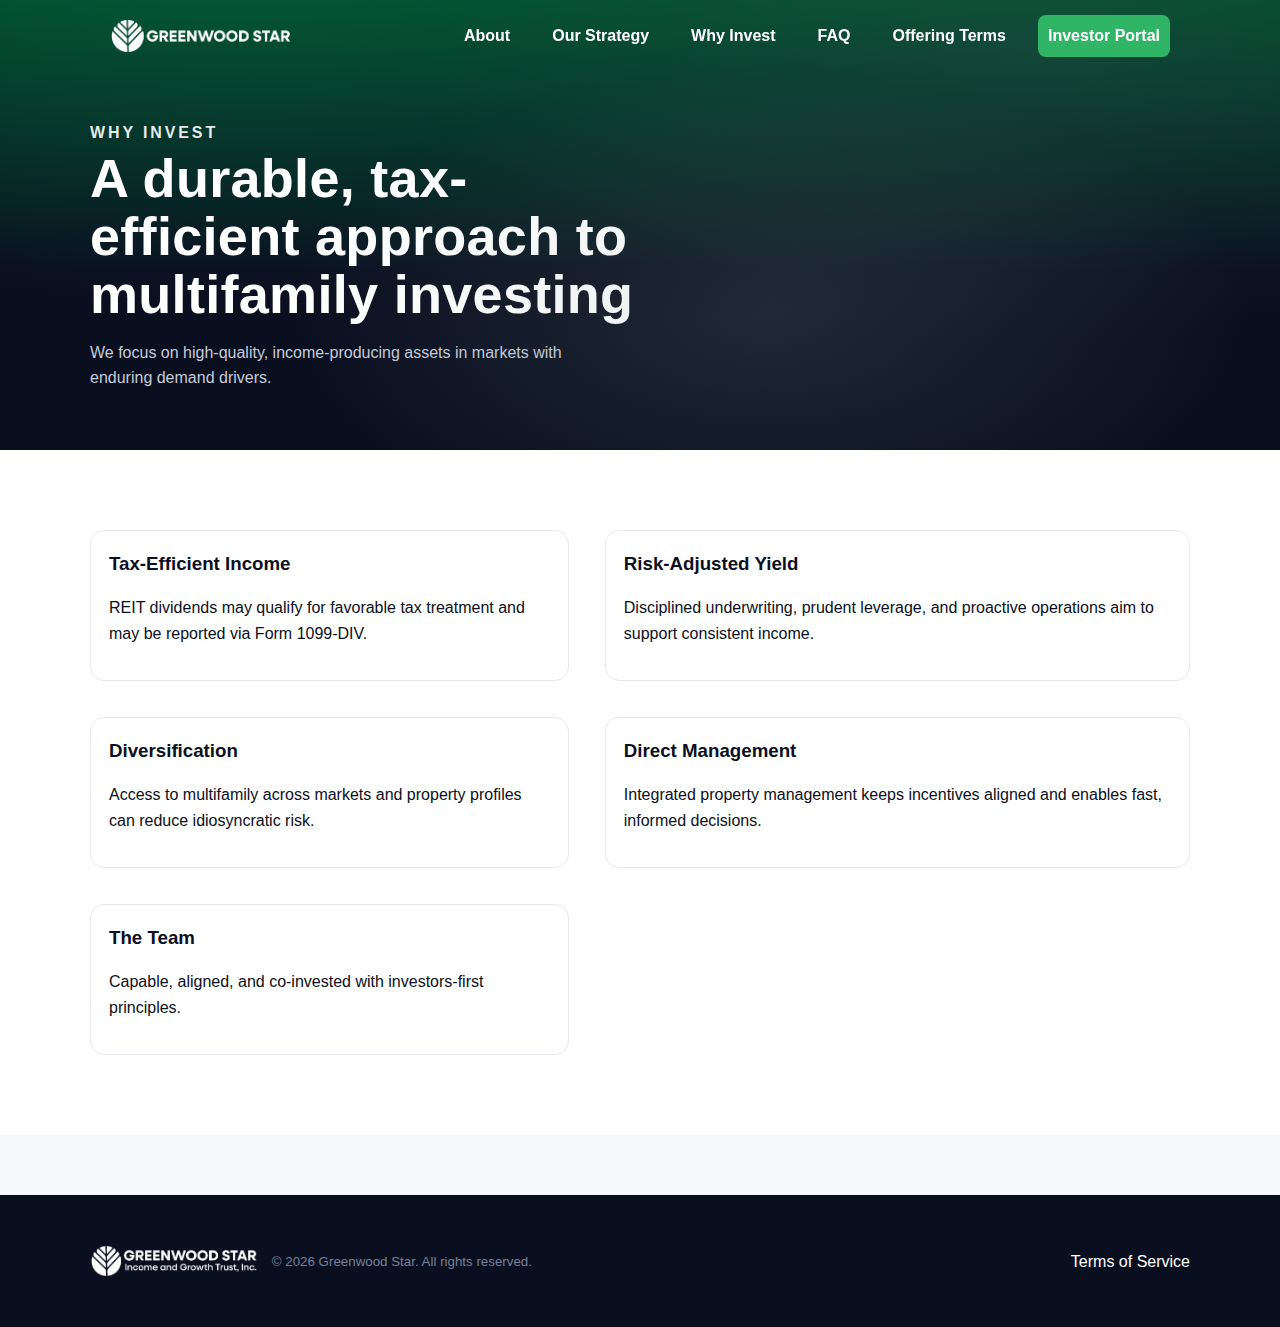
<file: why-invest.html>
<!doctype html>
<html lang="en">
<head>
  <meta charset="utf-8">
  <meta name="viewport" content="width=device-width, initial-scale=1">
  <title>Why Invest — GSREIT</title>
  <meta name="description" content="Reasons to consider investing in Greenwood Star Income & Growth Trust, Inc.">
  <link rel="stylesheet" href="assets/styles.css">
</head>
<body>
  <nav class="nav">
    <div class="container nav-inner">
      <a class="brand" href="index.html" aria-label="GSREIT Home">
        <img id="brandLogo" class="brand-img" src="assets/logo-reversed.png" alt="Greenwood Star logo">
      </a>
      <div class="nav-links" role="navigation" aria-label="Primary">
        <a href="index.html#about">About</a>
        <a href="index.html#strategy">Our Strategy</a>
        <a href="why-invest.html" aria-current="page">Why Invest</a>
        <a href="faq.html">FAQ</a>
        <a href="offering-terms.html">Offering Terms</a>
        <a class="nav-cta" href="https://81244green.investorcafe.app" target="_blank" rel="noopener noreferrer" aria-label="Investor Portal">Investor Portal</a>
      </div>
    </div>
  </nav>

  <header class="hero" style="min-height:50vh">
    <div class="container">
      <div>
        <div class="kicker">Why Invest</div>
        <h1 class="display">A durable, tax-efficient approach to multifamily investing</h1>
        <p class="subhead">We focus on high-quality, income-producing assets in markets with enduring demand drivers.</p>
      </div>
    </div>
  </header>

  <main class="section alt">
    <div class="container grid-2">
      <div class="card"><h3>Tax-Efficient Income</h3><p>REIT dividends may qualify for favorable tax treatment and may be reported via Form 1099-DIV.</p></div>
      <div class="card"><h3>Risk-Adjusted Yield</h3><p>Disciplined underwriting, prudent leverage, and proactive operations aim to support consistent income.</p></div>
      <div class="card"><h3>Diversification</h3><p>Access to multifamily across markets and property profiles can reduce idiosyncratic risk.</p></div>
      <div class="card"><h3>Direct Management</h3><p>Integrated property management keeps incentives aligned and enables fast, informed decisions.</p></div>
      <div class="card"><h3>The Team</h3><p>Capable, aligned, and co-invested with investors-first principles.</p></div>
    </div>
  </main>

  <footer>
    <div class="container" style="display:grid; grid-template-columns: 1fr auto; gap:20px; align-items:center">
      <div style="display:flex; align-items:center; gap:14px">
        <img class="brand-img" src="assets/logo-foot.png" alt="Greenwood Star logo">
        <small>© <span id="year"></span> Greenwood Star. All rights reserved.</small>
      </div>
      <div style="text-align:right">
        <a href="tos.html">Terms of Service</a>
      </div>
    </div>
  </footer>

  <script src="assets/script.js"></script>
</body>
</html>
</file>
<file: assets/styles.css>
:root{
  /* BRAND */
  --brand-primary:#11715f;   /* deep green */
  --brand-slate:#415e6d;     /* slate */
  --brand-deep:#004b28;      /* darkest green */
  --brand-bright:#30b566;    /* bright green (CTA/highlight) */
  --brand-mist:#e1e6da;      /* light neutral */
  --accent-soft:#83a29d;     /* accent */
  --accent-soft-2:#7ea8ab;   /* accent alt */

  /* Base tokens (mapped to brand) */
  --surface:#ffffff;
  --ink:#0b1020;
  --muted:#636b78;
  --accent: var(--brand-bright);
  --accent-2: var(--brand-primary);
  --accent-3: var(--accent-soft);
  --border:#e6e8ee;
  --nav-height:72px;
}

*{box-sizing:border-box}
html{scroll-behavior:smooth}
body{
  margin:0;
  font-family: "Proxima Nova", Arial, sans-serif;
  color:var(--ink);
  background:#f7f8fb;
  line-height:1.6;
}

.display, h1, h2, h3{
  font-family: "Neulis Sans", "Proxima Nova", Arial, sans-serif;
  font-weight:800;
}

.container{width:min(1100px, 92vw); margin-inline:auto}

a{color:var(--brand-primary); text-decoration:none}
a:hover{text-decoration:underline}

.tag{
  display:inline-block; padding:.35rem .6rem; border:1px solid var(--border); border-radius:999px; font-size:.85rem; color:var(--muted);
  background:#fff;
}

/* NAV */
nav.nav{
  position:fixed; inset-inline:0; top:0; height:var(--nav-height);
  display:flex; align-items:center; z-index:50;
  transition:all .25s ease;
  background:transparent;
  color:#fff;
}
nav.nav.scrolled{
  background:#fff; color:var(--ink); box-shadow:0 8px 30px rgba(13,22,55,.08);
}
.nav-inner{display:flex; align-items:center; justify-content:space-between; gap:24px; padding-inline:20px}
.brand{display:flex; align-items:center; gap:8px; font-weight:700; letter-spacing:.3px}
.brand-img{
  height:32px; width:auto; max-width:240px; object-fit:contain;
}
.nav-links{display:flex; align-items:center; gap:22px; font-weight:600}
.nav-links a{color:inherit; text-decoration:none}
.nav-cta{padding:.55rem .9rem; border-radius:8px; background:var(--brand-bright); color:#fff; border:none; font-weight:700}
.nav-cta:hover{filter:brightness(.94); text-decoration:none}

.burger{display:none; border:none; background:transparent; font-size:28px; color:inherit}
@media (max-width: 860px){
  .nav-links{display:none}
  .burger{display:block}
  .mobile-sheet{position:fixed; inset: 0 0 auto 0; top:var(--nav-height); background:#fff; color:var(--ink); display:none; padding:20px; box-shadow:0 10px 24px rgba(0,0,0,.12)}
  .mobile-sheet.open{display:block}
  .mobile-sheet a{display:block; padding:14px 6px; border-bottom:1px solid var(--border); color:var(--ink); text-decoration:none}
  .mobile-sheet .sheet-cta{display:block; margin-top:10px; padding:12px 14px; border-radius:10px; background:var(--brand-bright); color:#fff; font-weight:700; text-align:center}
}

/* NAV — interactive states */
.nav-links a{
  padding:8px 10px;
  border-radius:8px;
  transition: color .15s ease, background-color .15s ease, box-shadow .15s ease;
}
.nav-links a:hover,
.nav-links a:focus-visible{
  color:#fff;                       /* strong contrast per style guide */
  background: var(--brand-primary); /* brand green */
  text-decoration:none;
  box-shadow:0 2px 12px rgba(0,0,0,.08);
  outline:none;
}

/* Mobile sheet link hover */
.mobile-sheet a:hover,
.mobile-sheet a:focus-visible{
  background: var(--brand-mist); /* subtle brand neutral */
  outline:none;
}

/* CTA button */
.nav-cta{
  transition: transform .08s ease, background-color .15s ease, box-shadow .15s ease;
}
.nav-cta:hover,
.nav-cta:focus-visible{
  background: var(--brand-primary); /* shift from bright to primary on hover */
  transform: translateY(-1px);
  box-shadow:0 6px 18px rgba(0,0,0,.12);
  outline:none;
}

/* HERO */
.hero{
  min-height: 84vh;
  padding-top: calc(var(--nav-height) + 48px);
  color:#fff;
  position:relative;
  background:
    radial-gradient(1200px 600px at 20% -10%, rgba(17,113,95,.28), transparent 60%),
    radial-gradient(1000px 500px at 80% 10%, rgba(65,94,109,.26), transparent 60%),
    linear-gradient(180deg, var(--brand-deep), #0a0f1f 60%);
  overflow:hidden;
}
.hero::after{
  content:""; position:absolute; inset:0;
  background: radial-gradient(800px 400px at 60% 70%, rgba(131,162,157,.18), transparent 60%);
  pointer-events:none;
}
.hero .container{display:grid; grid-template-columns: 1.1fr .9fr; gap:36px; align-items:center}
@media (max-width: 960px){
  .hero .container{grid-template-columns: 1fr}
}

.kicker{opacity:.9; letter-spacing:.18em; font-weight:800; text-transform:uppercase}
.display{
  margin:.2rem 0 1rem; letter-spacing:.3px; line-height:1.08;
  font-size: clamp(30px, 5vw, 54px);
}
.subhead{color:#c7cbda; max-width:58ch}
.hero-card{
  margin-top:28px; display:grid; grid-template-columns: repeat(2,minmax(0,1fr)); gap:12px;
}
.stat{
  background:rgba(255,255,255,.08); border:1px solid rgba(255,255,255,.18);
  backdrop-filter: blur(8px);
  padding:16px; border-radius:12px;
}
.stat .label{font-size:.85rem; color:#c7cbda}
.stat .value{font-size:1.6rem; font-weight:800}

/* SECTIONS */
.section{padding:80px 0}
.section.alt{background:#fff}
.section .h2{font-size: clamp(24px, 4vw, 36px); margin:0 0 12px; letter-spacing:.2px}
.section .lead{color:var(--muted); max-width:70ch}
.grid-2{display:grid; grid-template-columns: .9fr 1.1fr; gap:36px}
.grid-3{display:grid; grid-template-columns: repeat(3, minmax(0, 1fr)); gap:18px}
@media (max-width: 960px){
  .grid-2{grid-template-columns: 1fr}
  .grid-3{grid-template-columns: 1fr}
}

.card{background:#fff; border:1px solid var(--border); border-radius:14px; padding:18px}
.card h3{margin:0 0 8px}
.bullets{margin:0; padding-left:18px}
.check{list-style:none; padding:0; margin:0}
.check li{display:flex; gap:10px; margin:10px 0}
.check li:before{content:"✓"; font-weight:900; color:var(--brand-bright)}

/* FAQ */
.faq{max-width:900px; margin-inline:auto}
details.faq-item{border:1px solid var(--border); border-radius:12px; padding:14px 16px; margin:14px 0; background:#fff}
details.faq-item summary{cursor:pointer; font-weight:700}
details.faq-item[open]{box-shadow:0 10px 26px rgba(10,15,31,.06)}

/* FAQ — interactive affordances */
details.faq-item{
  transition: box-shadow .15s ease, border-color .15s ease, background-color .15s ease;
}
details.faq-item:hover{
  border-color: var(--brand-primary);
  box-shadow:0 10px 26px rgba(10,15,31,.08);
}

/* Make summary feel clickable and on-brand */
details.faq-item summary{
  position:relative;
  padding:10px 32px 10px 0;   /* room for caret */
  border-radius:8px;
  transition: color .15s ease, background-color .15s ease;
}
details.faq-item summary::-webkit-details-marker{ display:none } /* remove default */
details.faq-item summary::after{
  content:"＋";
  position:absolute; right:6px; top:50%; transform:translateY(-50%);
  font-weight:900;
  color: var(--brand-primary);
  transition: transform .15s ease, color .15s ease;
}

/* Hover/focus */
details.faq-item summary:hover,
details.faq-item:focus-within summary{
  background: var(--brand-mist);
  color: var(--brand-primary);
  outline:none;
}

/* Open state */
details.faq-item[open] summary{
  color: var(--brand-primary);
  background: #fff; /* keep open items clean */
}
details.faq-item[open] summary::after{
  content:"–";
  color: var(--brand-bright);
}

/* TABLE */
.table{width:100%; border-collapse:collapse; background:#fff; border:1px solid var(--border); border-radius:14px; overflow:hidden}
.table th, .table td{padding:14px 16px; border-bottom:1px solid var(--border); text-align:left; vertical-align:top}
.table th{background: var(--brand-mist); font-weight:800}
.table tr:last-child td{border-bottom:none}

/* FOOTER */
footer{background:#0a0f1f; color:#c7cbda; padding:50px 0; margin-top:60px}
footer a{color:#fff; text-decoration:none}
small, .footnote{color:#76809a}
hr.sep{border:none; height:1px; background:var(--border); margin:24px 0}
</file>
